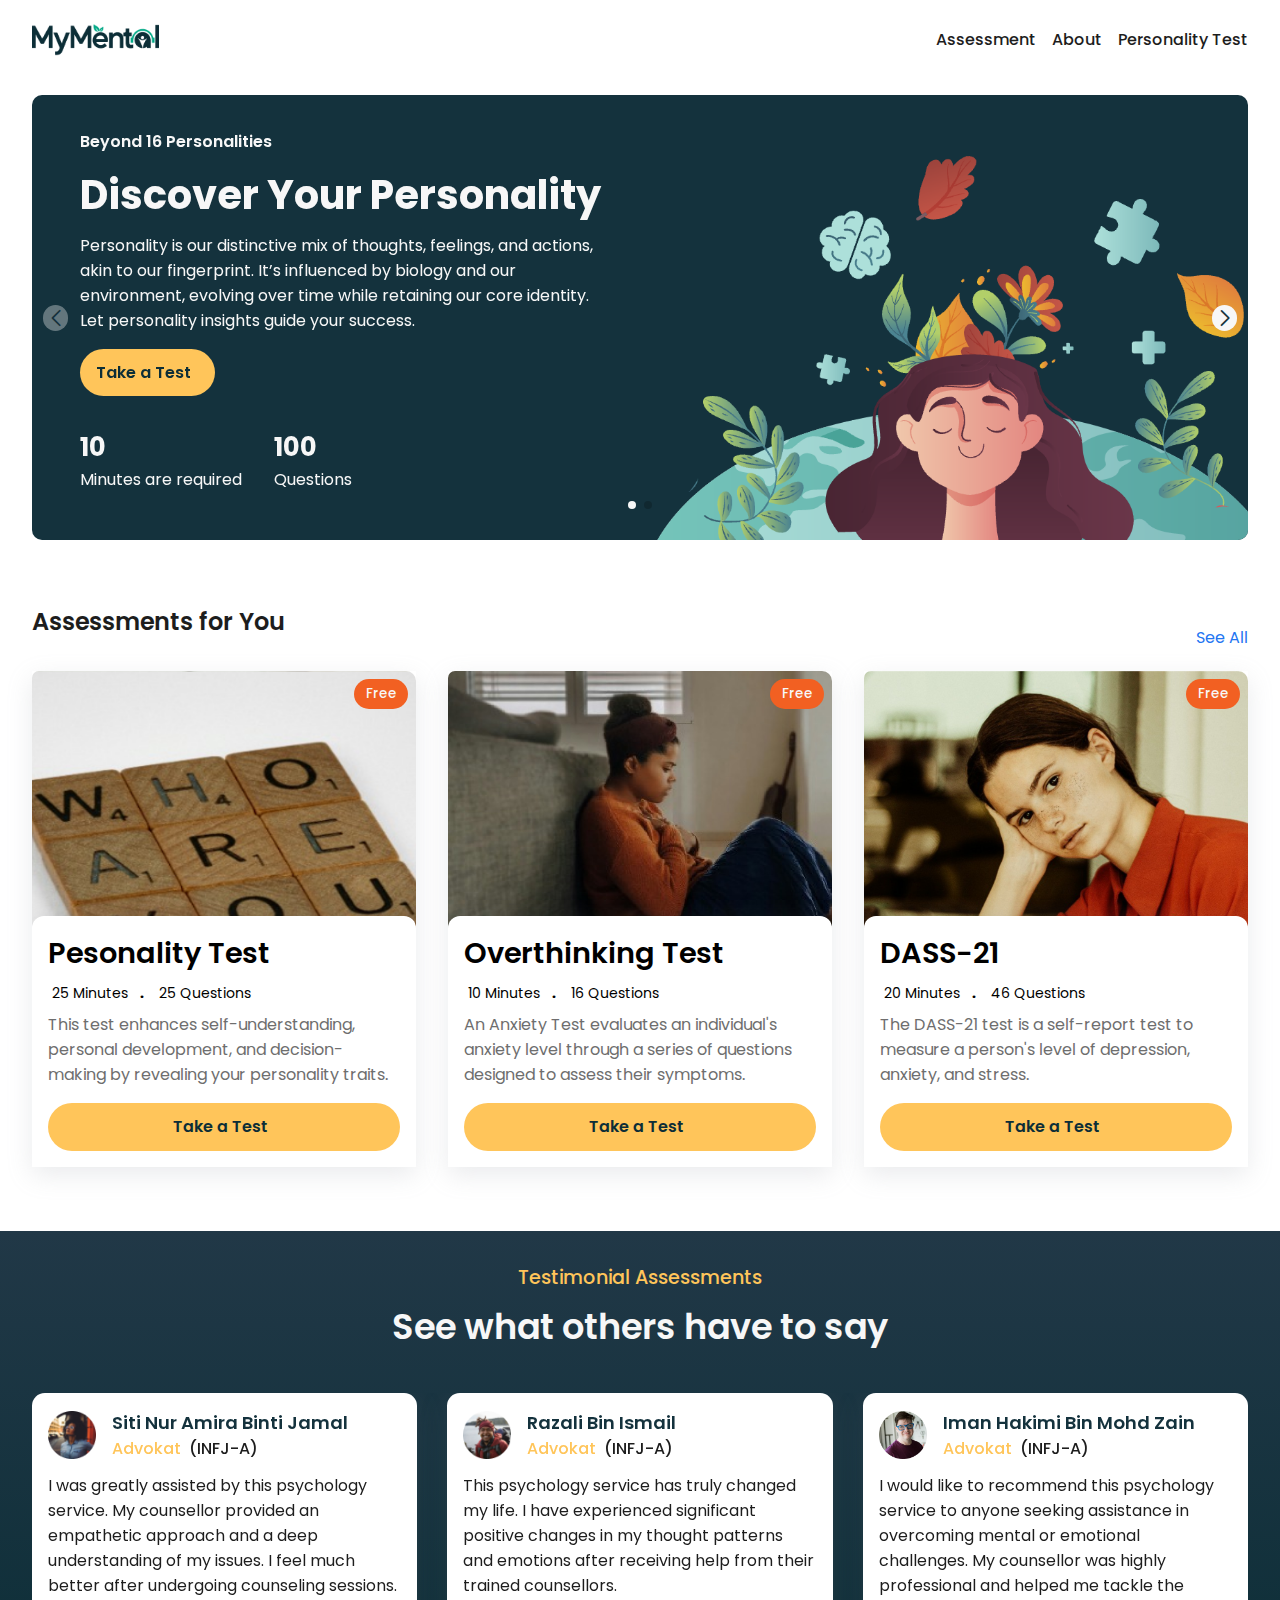
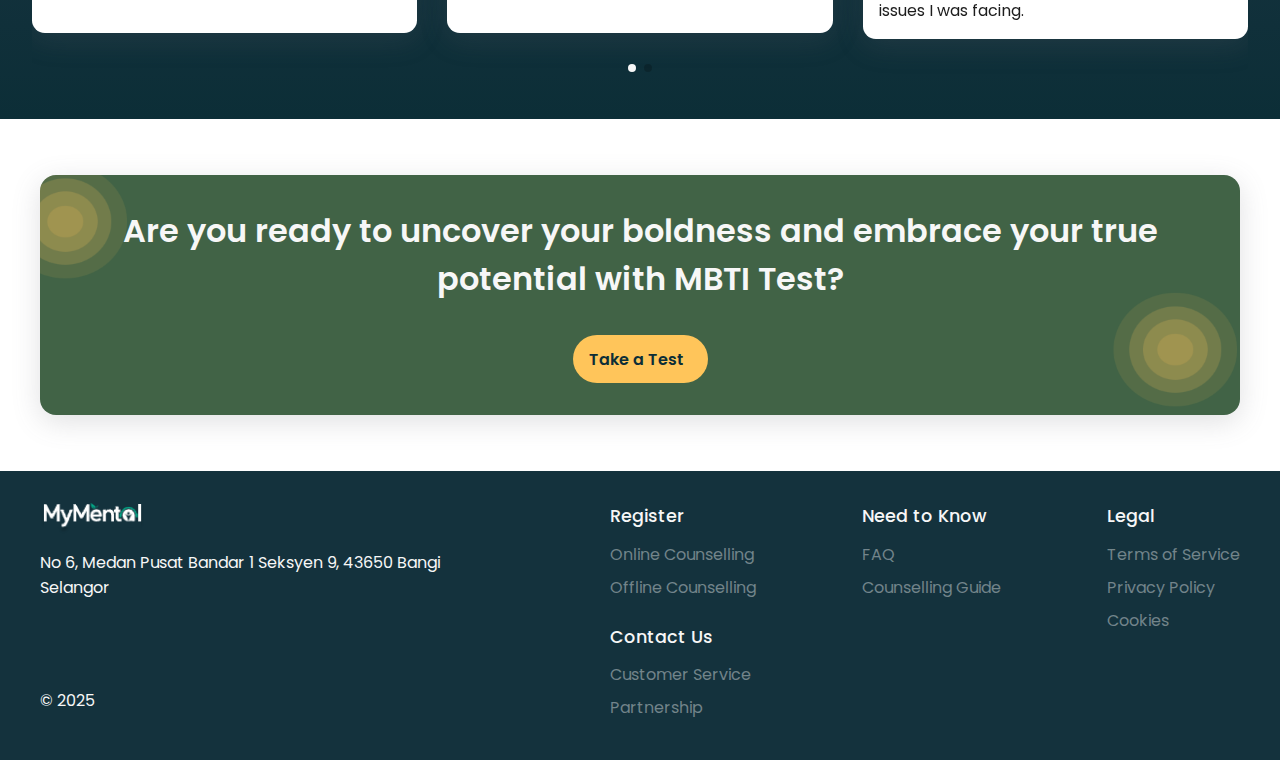
<file: index.html>
<!DOCTYPE html>
<html lang="en">

<head>
    <meta charset="UTF-8">
    <meta name="viewport" content="width=device-width, initial-scale=1.0">
    <link rel="stylesheet" href="https://cdnjs.cloudflare.com/ajax/libs/font-awesome/6.6.0/css/all.min.css"
        integrity="sha512-Kc323vGBEqzTmouAECnVceyQqyqdsSiqLQISBL29aUW4U/M7pSPA/gEUZQqv1cwx4OnYxTxve5UMg5GT6L4JJg=="
        crossorigin="anonymous" referrerpolicy="no-referrer" />
    <link rel="stylesheet" href="./css/index.css">
    <link rel="stylesheet" href="https://cdn.jsdelivr.net/npm/swiper@11/swiper-bundle.min.css" />
    <title>My Mental</title>
</head>

<body>
    <nav>
        <a href="./index.html"><img src="./Assets/Global/logo.png" loading="eager" alt="logo"></a>
        <ul>
            <li><a href="./assessment.html">Assessment</a></li>
            <li><a href="./about.html">About</a></li>
            <li><a href="./personalitytest.html">Personality Test</a></li>
        </ul>
        <i id="Nab-bar" class="fa-solid fa-bars"></i>
    </nav>

    <!-- responsiveNav -->

    <div class="nav-responsive" id="nav-responsive">
        <div class="main">
            <a href=""><img src="./Assets/Global/logo.png" alt=""></a>
            <ul>
                <li><a href="./assessment.html">Assessment</a></li>
                <li><a href="./about.html">About</a></li>
                <li><a href="./personalitytest.html">Personality Test</a></li>
            </ul>
            <i class="fa-solid fa-xmark" id="closeIcon"></i>
        </div>
    </div>

    <div class="section1">
        <div class="swiper mySwiper">
            <div class="swiper-wrapper">
                <div class="swiper-slide">
                    <div class="left">
                        <h2>Beyond 16 Personalities</h2>
                        <h1>Discover Your Personality</h1>
                        <p>Personality is our distinctive mix of thoughts, feelings, and actions, akin to our
                            fingerprint. It’s influenced by biology and our environment, evolving over time while
                            retaining our core identity. Let personality insights guide your success.</p>
                        <button>Take a Test <i class="fa-solid fa-arrow-right"></i></button>
                        <div class="numbers">
                            <div class="first">
                                <h3>10</h3>
                                <p>Minutes are required</p>
                            </div>
                            <div class="second">
                                <h3>100</h3>
                                <p>Questions</p>
                            </div>
                        </div>
                    </div>
                    <img src="./Assets/Home/banner1.png" alt="banner">
                </div>
                <div class="swiper-slide swiper-slide-second">
                    <div class="left">
                        <h2>Discover your</h2>
                        <h1>Overthinking (Rumination)</h1>
                        <p>Overthinking, or rumination, is the repetitive focus on negative thoughts. Understanding this
                            tendency can help you break the cycle and achieve mental clarity. Let these insights guide
                            you to a healthier mindset and greater success.</p>
                        <button>Take a Test <i class="fa-solid fa-arrow-right"></i></button>
                        <div class="numbers">
                            <div class="first">
                                <h3>8</h3>
                                <p>Minutes are required</p>
                            </div>
                            <div class="second">
                                <h3>87</h3>
                                <p>Questions</p>
                            </div>
                        </div>
                    </div>
                    <img src="./Assets/Home/banner2.png" alt="banner">
                </div>
            </div>
            <div style="margin-bottom: 1rem;" class="swiper-pagination"></div>
            <div class="swiper-button-next"></div>
            <div class="swiper-button-prev"></div>
        </div>
    </div>

    <!-- Assessments for You -->

    <div class="assessments">
        <div style="display: flex;justify-content: space-between;align-items: center;">
            <p>Assessments for You</p>
            <a href="./assessment.html" style="color: #2275f2;">See All</a>
        </div>
        <div class="cards">
            <div class="card">
                <button class="free">Free</button>
                <img src="./Assets/Home/card1.png" alt="">
                <div class="content">
                    <h2>Pesonality Test</h2>
                    <div class="mix">
                        <i class="fa-regular fa-clock"></i> &nbsp;25 Minutes <span
                            style="padding: 0 .5rem; font-weight: bolder;"> . </span> <i class="fa-solid fa-check"></i>
                        &nbsp;25 Questions
                    </div>
                    <p>This test enhances self-understanding, personal development, and decision-making by revealing
                        your
                        personality traits.</p>
                    <button>Take a Test <i class="fa-solid fa-arrow-right"></i></button>
                </div>
            </div>
            <div class="card">
                <button class="free">Free</button>
                <img src="./Assets/Home/card7.png" alt="">
                <div class="content">
                    <h2>Overthinking Test</h2>
                    <div class="mix">
                        <i class="fa-regular fa-clock"></i> &nbsp;10 Minutes <span
                            style="padding: 0 .5rem; font-weight: bolder;"> . </span> <i class="fa-solid fa-check"></i>
                        &nbsp;16 Questions
                    </div>
                    <p>An Anxiety Test evaluates an individual's anxiety level through a series of questions designed to
                        assess their symptoms.</p>
                    <button>Take a Test <i class="fa-solid fa-arrow-right"></i></button>
                </div>
            </div>
            <div class="card">
                <button class="free">Free</button>
                <img src="./Assets/Home/card8.png" alt="">
                <div class="content">
                    <h2>DASS-21</h2>
                    <div class="mix">
                        <i class="fa-regular fa-clock"></i> &nbsp;20 Minutes <span
                            style="padding: 0 .5rem; font-weight: bolder;"> . </span> <i class="fa-solid fa-check"></i>
                        &nbsp;46 Questions
                    </div>
                    <p>The DASS-21 test is a self-report test to measure a person's level of depression, anxiety, and
                        stress.</p>
                    <button>Take a Test <i class="fa-solid fa-arrow-right"></i></button>
                </div>
            </div>

        </div>
    </div>

    <!-- Testimonial Assessments -->

    <div class="testimonial">
        <h3>Testimonial Assessments</h3>
        <h2>See what others have to say</h2>
        <div class="main">
            <div class="swiper mySwiper2">
                <div class="swiper-wrapper">
                    <div class="swiper-slide">
                        <div class="card">
                            <div class="top">
                                <img src="./Assets/Home/person1.png" alt="">
                                <div class="content">
                                    <h3>Siti Nur Amira Binti Jamal</h3>
                                    <p><span>Advokat</span>(INFJ-A)</p>
                                </div>
                            </div>
                            <p>I was greatly assisted by this psychology service. My counsellor provided an empathetic
                                approach and a deep understanding of my issues. I feel much better after undergoing
                                counseling sessions.</p>
                        </div>
                    </div>
                    <div class="swiper-slide">
                        <div class="card">
                            <div class="top">
                                <img src="./Assets/Home/person2.png" alt="">
                                <div class="content">
                                    <h3>Razali Bin Ismail</h3>
                                    <p><span>Advokat</span>(INFJ-A)</p>
                                </div>
                            </div>
                            <p>This psychology service has truly changed my life. I have experienced significant
                                positive changes in my thought patterns and emotions after receiving help from their
                                trained counsellors.</p>
                        </div>
                    </div>
                    <div class="swiper-slide">
                        <div class="card">
                            <div class="top">
                                <img src="./Assets/Home/person3.png" alt="">
                                <div class="content">
                                    <h3>Iman Hakimi Bin Mohd Zain</h3>
                                    <p><span>Advokat</span>(INFJ-A)</p>
                                </div>
                            </div>
                            <p>I would like to recommend this psychology service to anyone seeking assistance in
                                overcoming mental or emotional challenges. My counsellor was highly professional and
                                helped me tackle the issues I was facing.</p>
                        </div>
                    </div>
                    <div class="swiper-slide">
                        <div class="card">
                            <div class="top">
                                <img src="./Assets/Home/person4.png" alt="">
                                <div class="content">
                                    <h3>Nurul Huda Binti Azman</h3>
                                    <p><span>Advokat</span>(INFJ-A)</p>
                                </div>
                            </div>
                            <p>I feel incredibly grateful to have found this psychology service. With the support and
                                guidance from my counsellor, I have been able to overcome the anxiety and depression
                                that have plagued my life for years. Thank you for your help!</p>
                        </div>
                    </div>
                </div>
                <div style="height: 3rem; width: 100%;"></div>
                <div class="swiper-pagination"></div>
                <!-- <div class="btnSwiper">
                    <div class="swiper-button-next"></div>
                    <div class="swiper-button-prev"></div>
                </div> -->
            </div>
        </div>
    </div>

    <!-- Are you ready to uncover your boldness and embrace your true potential with MBTI Test? -->

    <div class="areyouready">
        <div class="main">
            <img id="img1" src="./Assets/Home/areYouready.png" alt="">
            <img id="img2" src="./Assets/Home/areYouready.png" alt="">
            <h2>
                Are you ready to uncover your boldness and embrace your true potential with MBTI Test?
            </h2>
            <div class="" style="display: flex;justify-content: center;">
                <button>Take a Test <i class="fa-solid fa-arrow-right"></i></button>
            </div>
        </div>
    </div>
    <footer>
        <div class="footerMain">
            <div class="footerContainer">
                <a href="./index.html"><img src="./Assets/Global/whiteLogo.png" alt=""></a>
                <p>No 6, Medan Pusat Bandar 1 Seksyen 9, 43650 Bangi Selangor</p>
                <div style="height: 3rem;width: 100%;"></div>
                <div class="links">
                    <a href=""><i class="fa-brands fa-facebook"></i></a>
                    <a href=""><i class="fa-brands fa-instagram"></i></a>
                    <a href=""><i class="fa-brands fa-x-twitter"></i></a>
                    <a href=""><i class="fa-brands fa-tiktok"></i></a>
                    <a href=""><i class="fa-brands fa-youtube"></i></a>
                </div>
                <div style="height: 2rem;width: 100%;"></div>
                <p>© 2025</p>
            </div>
            <div class="f">
                <h2>Register</h2>
                <a href="#">Online Counselling</a>
                <a href="#">Offline Counselling</a>
                <h2 style="margin-top: 1rem;">Contact Us</h2>
                <a href="#">Customer Service</a>
                <a href="#">Partnership</a>
            </div>
            <div class="s">
                <h2>Need to Know</h2>
                <a href="#">FAQ</a>
                <a href="#">Counselling Guide</a>
            </div>
            <div class="s">
                <h2>Legal</h2>
                <a href="#">Terms of Service</a>
                <a href="#">Privacy Policy</a>
                <a href="#">Cookies</a>
            </div>
        </div>
    </footer>

</body>

<script>
    const navbarIcon = document.getElementById('Nab-bar');
    const navResponsive = document.getElementById('nav-responsive');
    const closeIcon = document.getElementById('closeIcon');


    navbarIcon.addEventListener('click', () => {
        navResponsive.classList.toggle("nav-responsive-close")
    })
    closeIcon.addEventListener('click', () => {
        navResponsive.classList.remove("nav-responsive-close")
    })
</script>

<script src="https://cdn.jsdelivr.net/npm/swiper@11/swiper-bundle.min.js"></script>

<script>
    var swiper = new Swiper(".mySwiper", {
        navigation: {
            nextEl: ".swiper-button-next",
            prevEl: ".swiper-button-prev",
        },
        pagination: {
            el: ".swiper-pagination",
        },
        autoplay: {
            delay: 5000,
            disableOnInteraction: false,
        },
    });

    var swiper = new Swiper(".mySwiper2", {
        slidesPerView: 3,
        spaceBetween: 30,
        pagination: {
            el: ".swiper-pagination",
            clickable: true,
        },
        navigation: {
            nextEl: ".swiper-button-next",
            prevEl: ".swiper-button-prev",
        },
        autoplay: {
            delay: 5000,
            disableOnInteraction: false,
        },
        breakpoints: {
            850: {
                slidesPerView: 3,
            },
            650: {
                slidesPerView: 2,
            },
            0: {
                slidesPerView: 1,
            }
        }
    });

</script>

</html>
</file>
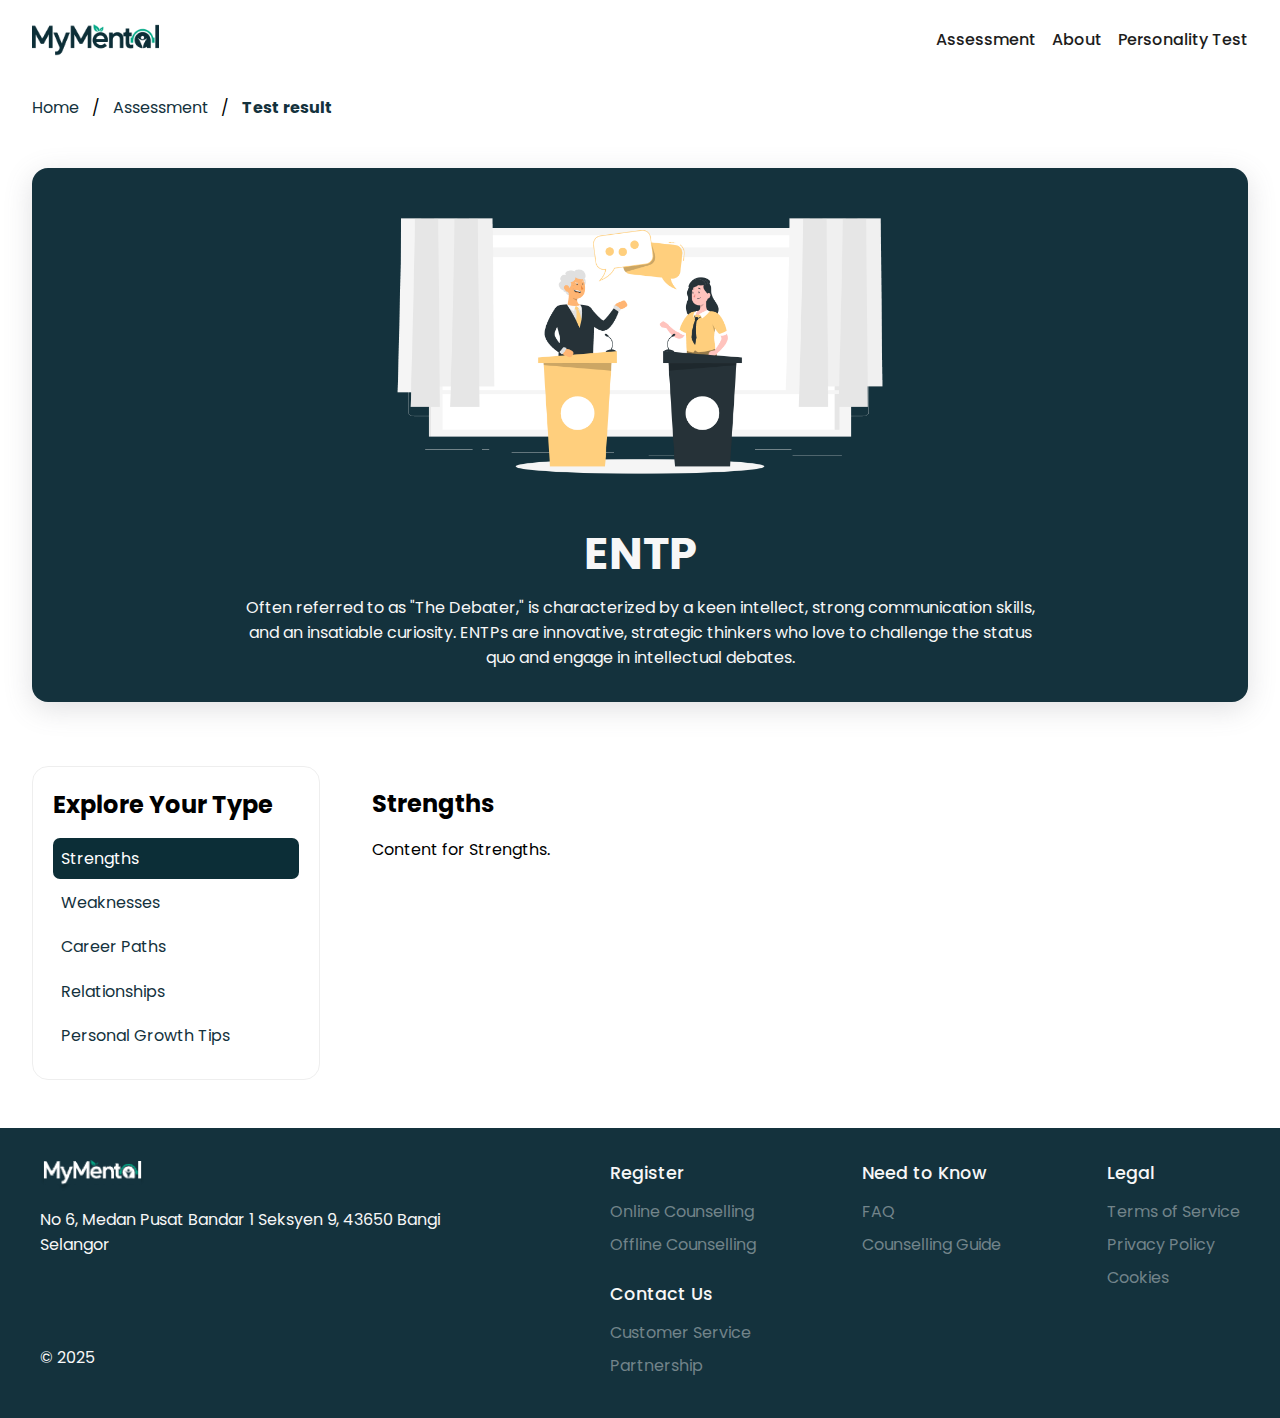
<file: about.html>
<!DOCTYPE html>
<html lang="en">

<head>
    <meta charset="UTF-8">
    <meta name="viewport" content="width=device-width, initial-scale=1.0">
    <link rel="stylesheet" href="https://cdnjs.cloudflare.com/ajax/libs/font-awesome/6.6.0/css/all.min.css"
        integrity="sha512-Kc323vGBEqzTmouAECnVceyQqyqdsSiqLQISBL29aUW4U/M7pSPA/gEUZQqv1cwx4OnYxTxve5UMg5GT6L4JJg=="
        crossorigin="anonymous" referrerpolicy="no-referrer" />
    <link rel="stylesheet" href="./css/about.css">
    <link rel="stylesheet" href="https://cdn.jsdelivr.net/npm/swiper@11/swiper-bundle.min.css" />
    <title>My Mental</title>
</head>

<body>
    <nav>
        <a href="./index.html"><img src="./Assets/Global/logo.png" loading="eager" alt="logo"></a>
        <ul>
            <li><a href="./assessment.html">Assessment</a></li>
            <li><a href="./about.html">About</a></li>
            <li><a href="./personalitytest.html">Personality Test</a></li>
        </ul>
        <i id="Nab-bar" class="fa-solid fa-bars"></i>
    </nav>

    <!-- responsiveNav -->

    <div class="nav-responsive" id="nav-responsive">
        <div class="main">
            <a href=""><img src="./Assets/Global/logo.png" alt=""></a>
            <ul>
                <li><a href="./assessment.html">Assessment</a></li>
                <li><a href="./about.html">About</a></li>
                <li><a href="./personalitytest.html">Personality Test</a></li>
            </ul>
            <i class="fa-solid fa-xmark" id="closeIcon"></i>
        </div>
    </div>

    <!-- ========================== -->

    <div class="top">
        <a href="./index.html">Home</a> /
        <a href="./assessment.html">Assessment</a> /
        <a href="./testReasult.html">Test result</a>
    </div>

    <div class="resultTest">
        <img src="./Assets/resultTest/resultTest.png" alt="">
        <h1>ENTP</h1>
        <p>Often referred to as "The Debater," is characterized by a keen intellect, strong communication skills, and an
            insatiable curiosity. ENTPs are innovative, strategic thinkers who love to challenge the status quo and
            engage in intellectual debates.</p>
    </div>

    <div class="container">
        <div class="sidebar">
            <h2>Explore Your Type</h2>
            <div id="dropdown-menu" class="custom-dropdown-menu">
                <button id="dropdown-button" class="dropdown-button">
                    <i class="fa-solid fa-caret-down"></i>
                    Strengths
                </button>
                <ul class="dropdown-list">
                    <li class="active" data-tab="strengths">Strengths</li>
                    <li data-tab="weaknesses">Weaknesses</li>
                    <li data-tab="career">Career Paths</li>
                    <li data-tab="relationships">Relationships</li>
                    <li data-tab="growth">Personal Growth Tips</li>
                </ul>
            </div>

            <ul>
                <li class="active"><a href="#" class="tab-link" data-tab="strengths">Strengths</a></li>
                <li><a href="#" class="tab-link" data-tab="weaknesses">Weaknesses</a></li>
                <li><a href="#" class="tab-link" data-tab="career">Career Paths</a></li>
                <li><a href="#" class="tab-link" data-tab="relationships">Relationships</a></li>
                <li><a href="#" class="tab-link" data-tab="growth">Personal Growth Tips</a></li>
            </ul>
        </div>
        <div class="content">
            <div id="strengths" class="tab-content active">
                <h2>Strengths</h2>
                <p>Content for Strengths.</p>
            </div>
            <div id="weaknesses" class="tab-content">
                <h2>Weaknesses</h2>
                <ol>
                    <li>
                        <strong>Inconsistency</strong><br>
                        ENTPs may struggle to maintain interest in a single project or idea for an extended period. They
                        are easily distracted by new and exciting opportunities, leading to unfinished ventures.
                    </li>
                    <li>
                        <strong>Insensitive to Others' Feelings</strong><br>
                        Focused on logic and analysis, ENTPs may overlook or disregard the emotions of others in social
                        interactions. This can lead to unintentional insensitivity and conflicts in relationships.
                    </li>
                    <li>
                        <strong>Prone to Boredom</strong><br>
                        Due to their constant need for intellectual stimulation, ENTPs may become bored with routine
                        tasks and mundane activities. They thrive on novelty and may struggle in repetitive
                        environments.
                    </li>
                    <li>
                        <strong>Rebellion Against Structure and Rules</strong><br>
                        ENTPs resist being confined by rigid rules and structures, preferring freedom and autonomy in
                        their pursuits. They may struggle in highly regimented or hierarchical environments.
                    </li>
                </ol>
            </div>
            <div id="career" class="tab-content">
                <h2>Career Paths</h2>
                <p>Content for Career Paths.</p>
            </div>
            <div id="relationships" class="tab-content">
                <h2>Relationships</h2>
                <p>Content for Relationships.</p>
            </div>
            <div id="growth" class="tab-content">
                <h2>Personal Growth Tips</h2>
                <p>Content for Personal Growth Tips.</p>
            </div>
        </div>
    </div>



    <!-- ========================== -->


    <footer>
        <div class="footerMain">
            <div class="footerContainer">
                <a href="./index.html"><img src="./Assets/Global/whiteLogo.png" alt=""></a>
                <p>No 6, Medan Pusat Bandar 1 Seksyen 9, 43650 Bangi Selangor</p>
                <div style="height: 3rem;width: 100%;"></div>
                <div class="links">
                    <a href=""><i class="fa-brands fa-facebook"></i></a>
                    <a href=""><i class="fa-brands fa-instagram"></i></a>
                    <a href=""><i class="fa-brands fa-x-twitter"></i></a>
                    <a href=""><i class="fa-brands fa-tiktok"></i></a>
                    <a href=""><i class="fa-brands fa-youtube"></i></a>
                </div>
                <div style="height: 2rem;width: 100%;"></div>
                <p>© 2025</p>
            </div>
            <div class="f">
                <h2>Register</h2>
                <a href="#">Online Counselling</a>
                <a href="#">Offline Counselling</a>
                <h2 style="margin-top: 1rem;">Contact Us</h2>
                <a href="#">Customer Service</a>
                <a href="#">Partnership</a>
            </div>
            <div class="s">
                <h2>Need to Know</h2>
                <a href="#">FAQ</a>
                <a href="#">Counselling Guide</a>
            </div>
            <div class="s">
                <h2>Legal</h2>
                <a href="#">Terms of Service</a>
                <a href="#">Privacy Policy</a>
                <a href="#">Cookies</a>
            </div>
        </div>
    </footer>

</body>

<script>
    const navbarIcon = document.getElementById('Nab-bar');
    const navResponsive = document.getElementById('nav-responsive');
    const closeIcon = document.getElementById('closeIcon');


    navbarIcon.addEventListener('click', () => {
        navResponsive.classList.toggle("nav-responsive-close")
    })
    closeIcon.addEventListener('click', () => {
        navResponsive.classList.remove("nav-responsive-close")
    })

    document.addEventListener('DOMContentLoaded', function () {
        const tabLinks = document.querySelectorAll('.tab-link');
        const tabContents = document.querySelectorAll('.tab-content');
        const dropdownButton = document.getElementById('dropdown-button');
        const dropdownList = document.querySelector('.dropdown-list');
        const dropdownItems = document.querySelectorAll('.dropdown-list li');

        tabLinks.forEach(link => {
            link.addEventListener('click', function (event) {
                event.preventDefault();

                tabLinks.forEach(link => link.classList.remove('active'));
                tabLinks.forEach(link => link.parentElement.classList.remove('active'));

                this.classList.add('active');
                this.parentElement.classList.add('active');

                const target = this.getAttribute('data-tab');
                tabContents.forEach(content => content.classList.remove('active'));
                document.getElementById(target).classList.add('active');
            });
        });

        dropdownButton.addEventListener('click', function () {
            dropdownList.style.display = dropdownList.style.display === 'block' ? 'none' : 'block';
        });

        document.addEventListener('click', function (event) {
            if (!event.target.closest('.custom-dropdown-menu')) {
                dropdownList.style.display = 'none';
            }
        });

        dropdownItems.forEach(item => {
            item.addEventListener('click', function () {
                dropdownButton.innerHTML = `<i class="fa-solid fa-caret-down"></i> ${this.textContent}`;

                dropdownItems.forEach(item => item.classList.remove('active'));
                this.classList.add('active');

                const selectedTab = this.getAttribute('data-tab');
                tabLinks.forEach(tab => {
                    if (tab.dataset.tab === selectedTab) {
                        tab.parentElement.classList.add('active');
                        tab.classList.add('active');
                    } else {
                        tab.parentElement.classList.remove('active');
                        tab.classList.remove('active');
                    }
                });

                const tabContents = document.querySelectorAll('.tab-content');
                tabContents.forEach(content => content.classList.remove('active'));
                document.getElementById(selectedTab).classList.add('active');

                dropdownList.style.display = 'none'; // Close dropdown after selection
            });
        });

        // Set the first tab as active by default
        dropdownItems[0].classList.add('active');
        dropdownButton.innerHTML = `<i class="fa-solid fa-caret-down"></i> ${dropdownItems[0].textContent}`;
    });



</script>

</html>
</file>
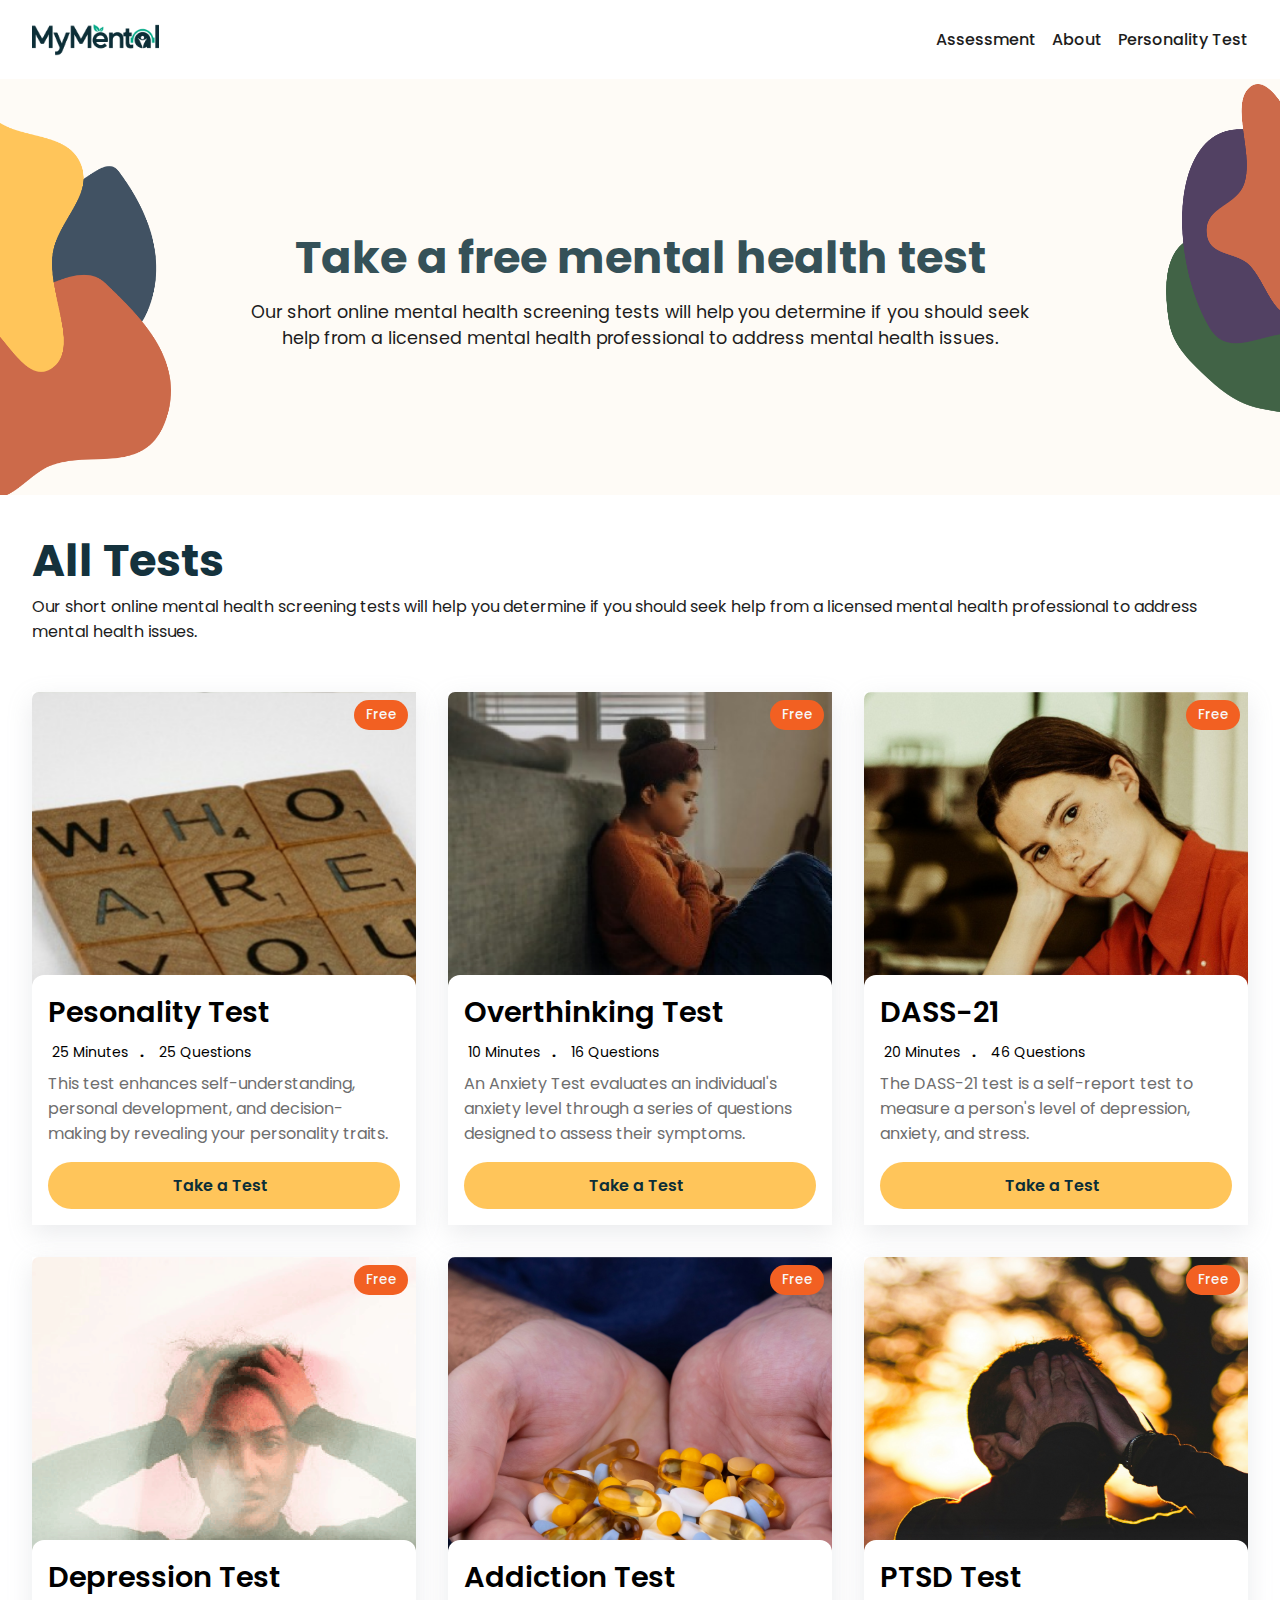
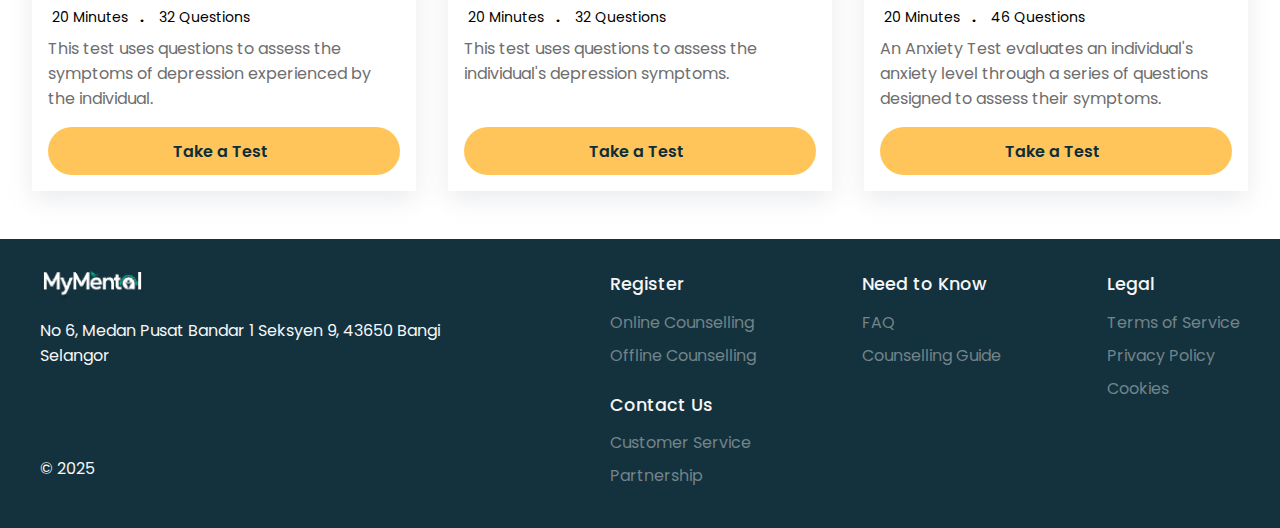
<file: assessment.html>
<!DOCTYPE html>
<html lang="en">

<head>
    <meta charset="UTF-8">
    <meta name="viewport" content="width=device-width, initial-scale=1.0">
    <link rel="stylesheet" href="https://cdnjs.cloudflare.com/ajax/libs/font-awesome/6.6.0/css/all.min.css"
        integrity="sha512-Kc323vGBEqzTmouAECnVceyQqyqdsSiqLQISBL29aUW4U/M7pSPA/gEUZQqv1cwx4OnYxTxve5UMg5GT6L4JJg=="
        crossorigin="anonymous" referrerpolicy="no-referrer" />
    <link rel="stylesheet" href="./css/assessment.css">
    <link rel="stylesheet" href="https://cdn.jsdelivr.net/npm/swiper@11/swiper-bundle.min.css" />
    <title>My Mental</title>
</head>

<body>
    <nav>
        <a href="./index.html"><img src="./Assets/Global/logo.png" loading="eager" alt="logo"></a>
        <ul>
            <li><a href="./assessment.html">Assessment</a></li>
            <li><a href="./about.html">About</a></li>
            <li><a href="./personalitytest.html">Personality Test</a></li>
        </ul>
        <i id="Nab-bar" class="fa-solid fa-bars"></i>
    </nav>

    <!-- responsiveNav -->

    <div class="nav-responsive" id="nav-responsive">
        <div class="main">
            <a href=""><img src="./Assets/Global/logo.png" alt=""></a>
            <ul>
                <li><a href="./assessment.html">Assessment</a></li>
                <li><a href="./about.html">About</a></li>
                <li><a href="./personalitytest.html">Personality Test</a></li>
            </ul>
            <i class="fa-solid fa-xmark" id="closeIcon"></i>
        </div>
    </div>

    <div class="section1">
        <img id="img1" src="./Assets/Assessment/Group1.png" alt="">
        <img id="img2" src="./Assets/Assessment/Group2.png" alt="">
        <h1>Take a free mental health test</h1>
        <p>Our short online mental health screening tests will help you determine if you should seek help from a
            licensed mental health professional to address mental health issues.</p>
    </div>



    <!-- Assessments for You -->

    <div class="assessments">
        <h1>All Tests</h1>
        <P>Our short online mental health screening tests will help you determine if you should seek help from a
            licensed mental health professional to address mental health issues.</P>
        <div class="cards">
            <div class="card">
                <button class="free">Free</button>
                <img src="./Assets/Home/card1.png" alt="">
                <div class="content">
                    <h2>Pesonality Test</h2>
                    <div class="mix">
                        <i class="fa-regular fa-clock"></i> &nbsp;25 Minutes <span
                            style="padding: 0 .5rem; font-weight: bolder;"> . </span> <i class="fa-solid fa-check"></i>
                        &nbsp;25 Questions
                    </div>
                    <p>This test enhances self-understanding, personal development, and decision-making by revealing
                        your
                        personality traits.</p>
                    <button>Take a Test <i class="fa-solid fa-arrow-right"></i></button>
                </div>
            </div>
            <div class="card">
                <button class="free">Free</button>
                <img src="./Assets/Home/card7.png" alt="">
                <div class="content">
                    <h2>Overthinking Test</h2>
                    <div class="mix">
                        <i class="fa-regular fa-clock"></i> &nbsp;10 Minutes <span
                            style="padding: 0 .5rem; font-weight: bolder;"> . </span> <i class="fa-solid fa-check"></i>
                        &nbsp;16 Questions
                    </div>
                    <p>An Anxiety Test evaluates an individual's anxiety level through a series of questions designed to
                        assess their symptoms.</p>
                    <button>Take a Test <i class="fa-solid fa-arrow-right"></i></button>
                </div>
            </div>
            <div class="card">
                <button class="free">Free</button>
                <img src="./Assets/Home/card8.png" alt="">
                <div class="content">
                    <h2>DASS-21</h2>
                    <div class="mix">
                        <i class="fa-regular fa-clock"></i> &nbsp;20 Minutes <span
                            style="padding: 0 .5rem; font-weight: bolder;"> . </span> <i class="fa-solid fa-check"></i>
                        &nbsp;46 Questions
                    </div>
                    <p>The DASS-21 test is a self-report test to measure a person's level of depression, anxiety, and
                        stress.</p>
                    <button>Take a Test <i class="fa-solid fa-arrow-right"></i></button>
                </div>
            </div>
            <div class="card">
                <button class="free">Free</button>
                <img src="./Assets/Home/card6.png" alt="">
                <div class="content">
                    <h2>Depression Test</h2>
                    <div class="mix">
                        <i class="fa-regular fa-clock"></i> &nbsp;20 Minutes <span
                            style="padding: 0 .5rem; font-weight: bolder;"> . </span> <i class="fa-solid fa-check"></i>
                        &nbsp;32 Questions
                    </div>
                    <p>This test uses questions to assess the symptoms of depression experienced by the individual.</p>
                    <button>Take a Test <i class="fa-solid fa-arrow-right"></i></button>
                </div>
            </div>
            <div class="card">
                <button class="free">Free</button>
                <img src="./Assets/Home/card4.png" alt="">
                <div class="content">
                    <h2>Addiction Test</h2>
                    <div class="mix">
                        <i class="fa-regular fa-clock"></i> &nbsp;20 Minutes <span
                            style="padding: 0 .5rem; font-weight: bolder;"> . </span> <i class="fa-solid fa-check"></i>
                        &nbsp;32 Questions
                    </div>
                    <p>This test uses questions to assess the individual's depression symptoms. &nbsp;&nbsp;&nbsp;&nbsp;&nbsp;&nbsp;&nbsp;&nbsp;&nbsp;&nbsp;&nbsp;&nbsp;&nbsp;&nbsp;&nbsp;&nbsp;&nbsp;&nbsp;&nbsp;&nbsp;&nbsp;&nbsp;&nbsp;</p>
                    <button>Take a Test <i class="fa-solid fa-arrow-right"></i></button>
                </div>
            </div>
            <div class="card">
                <button class="free">Free</button>
                <img src="./Assets/Home/card5.png" alt="">
                <div class="content">
                    <h2>PTSD Test</h2>
                    <div class="mix">
                        <i class="fa-regular fa-clock"></i> &nbsp;20 Minutes <span
                            style="padding: 0 .5rem; font-weight: bolder;"> . </span> <i class="fa-solid fa-check"></i>
                        &nbsp;46 Questions
                    </div>
                    <p>An Anxiety Test evaluates an individual's anxiety level through a series of questions designed to
                        assess their symptoms.</p>
                    <button>Take a Test <i class="fa-solid fa-arrow-right"></i></button>
                </div>
            </div>
        </div>
    </div>

    <footer>
        <div class="footerMain">
            <div class="footerContainer">
                <a href="./index.html"><img src="./Assets/Global/whiteLogo.png" alt=""></a>
                <p>No 6, Medan Pusat Bandar 1 Seksyen 9, 43650 Bangi Selangor</p>
                <div style="height: 3rem;width: 100%;"></div>
                <div class="links">
                    <a href=""><i class="fa-brands fa-facebook"></i></a>
                    <a href=""><i class="fa-brands fa-instagram"></i></a>
                    <a href=""><i class="fa-brands fa-x-twitter"></i></a>
                    <a href=""><i class="fa-brands fa-tiktok"></i></a>
                    <a href=""><i class="fa-brands fa-youtube"></i></a>
                </div>
                <div style="height: 2rem;width: 100%;"></div>
                <p>© 2025</p>
            </div>
            <div class="f">
                <h2>Register</h2>
                <a href="#">Online Counselling</a>
                <a href="#">Offline Counselling</a>
                <h2 style="margin-top: 1rem;">Contact Us</h2>
                <a href="#">Customer Service</a>
                <a href="#">Partnership</a>
            </div>
            <div class="s">
                <h2>Need to Know</h2>
                <a href="#">FAQ</a>
                <a href="#">Counselling Guide</a>
            </div>
            <div class="s">
                <h2>Legal</h2>
                <a href="#">Terms of Service</a>
                <a href="#">Privacy Policy</a>
                <a href="#">Cookies</a>
            </div>
        </div>
    </footer>

</body>

<script>
    const navbarIcon = document.getElementById('Nab-bar');
    const navResponsive = document.getElementById('nav-responsive');
    const closeIcon = document.getElementById('closeIcon');


    navbarIcon.addEventListener('click', () => {
        navResponsive.classList.toggle("nav-responsive-close")
    })
    closeIcon.addEventListener('click', () => {
        navResponsive.classList.remove("nav-responsive-close")
    })
</script>

</html>
</file>
<file: css/index.css>
@import url('https://fonts.googleapis.com/css2?family=Poppins:ital,wght@0,100;0,200;0,300;0,400;0,500;0,600;0,700;0,800;0,900;1,100;1,200;1,300;1,400;1,500;1,600;1,700;1,800;1,900&display=swap');

* {
    margin: 0;
    padding: 0;
    -webkit-box-sizing: border-box;
    box-sizing: border-box;
    outline: none;
    font-family: Poppins, sans-serif;
    scroll-behavior: smooth;
    text-decoration: none;
}

body {
    -webkit-animation: fadeIn 1s;
    animation: fadeIn 1s;
}

:root {
    --black-color: #1d1d1d;
    --white-color: #f7f7f7;
    --darkBlue-color: #0c2e37;
    --lightBlue-color: #14323d;
    --yellow-color: #ffc55a;
    --green-color: #416346;
}

nav {
    display: -webkit-box;
    display: -ms-flexbox;
    display: flex;
    -webkit-box-pack: justify;
    -ms-flex-pack: justify;
    justify-content: space-between;
    -webkit-box-align: center;
    -ms-flex-align: center;
    align-items: center;
    padding: 1rem 2rem;
}

nav img {
    margin-top: 0.5rem;
    height: 2rem;
}

nav ul {
    display: -webkit-box;
    display: -ms-flexbox;
    display: flex;
    gap: 1rem;
    list-style: none;
}

nav ul li a {
    text-decoration: none;
    color: var(--black-color);
    font-weight: 500;
    position: relative;
}

nav ul li a::before {
    content: '';
    width: 0%;
    height: 2px;
    background-color: var(--black-color);
    position: absolute;
    bottom: 0;
    left: 0;
    -webkit-transition: 200ms all;
    -o-transition: 200ms all;
    transition: 200ms all;
}

nav ul li a:hover::before {
    width: 100%;
}

nav .fa-solid {
    color: var(--white-color);
    font-size: 1.2rem;
    background-color: var(--darkBlue-color);
    padding: 0.55rem 0.7rem;
    border-radius: 5px;
    cursor: pointer;
    display: none;
    -webkit-transition: 200ms all;
    -o-transition: 200ms all;
    transition: 200ms all;
}

nav .fa-solid:hover {
    opacity: 0.9;
}

@media screen and (max-width: 600px) {
    nav .fa-solid {
        display: block;
    }

    nav ul {
        display: none;
    }
}

.nav-responsive {
    position: fixed;
    top: 0;
    left: 0;
    z-index: 999;
    background-color: #fff;
    height: 100vh;
    overflow: hidden;
    -webkit-transition: 200ms all;
    -o-transition: 200ms all;
    transition: 200ms all;
    max-width: 0rem;
    width: 100%;
}

.nav-responsive .main {
    border-right: 2px solid var(--black-color);
    padding: 1rem;
    height: 100vh;
}

.nav-responsive .main a img {
    margin-top: 2rem;
    height: 2rem;
}

.nav-responsive .main ul {
    list-style: none;
    padding-top: 2rem;
}

.nav-responsive .main ul li {
    padding: 0.3rem;
}

.nav-responsive .main ul li a {
    display: -webkit-box;
    display: -ms-flexbox;
    display: flex;
    width: 100%;
    padding: 0.6rem;
    text-decoration: none;
    -webkit-transition: 200ms all;
    -o-transition: 200ms all;
    transition: 200ms all;
    border-radius: 7px;
    color: var(--black-color);
}

.nav-responsive .main ul li a:hover {
    padding-left: 1.5rem;
}

.nav-responsive .main .fa-xmark {
    position: absolute;
    top: 2.4rem;
    font-size: 1.4rem;
    right: 2rem;
    cursor: pointer;
    padding: 0.2rem;
    color: var(--white-color);
    background-color: var(--black-color);
    padding: 0.4rem 0.6rem;
    border-radius: 5px;
}

.nav-responsive-close {
    max-width: 21rem;
}

/* banner============= */
@-webkit-keyframes fadeIn {
    0% {
        opacity: 0;
    }

    100% {
        opacity: 1;
    }
}

@keyframes fadeIn {
    0% {
        opacity: 0;
    }

    100% {
        opacity: 1;
    }
}

.swiper {
    width: 100%;
    height: 100%;
}

.swiper-slide {
    text-align: center;
    font-size: 18px;
    background: #fff;
    display: -webkit-box;
    display: -ms-flexbox;
    display: flex;
    -webkit-box-pack: center;
    -ms-flex-pack: center;
    justify-content: center;
    -webkit-box-align: center;
    -ms-flex-align: center;
    align-items: center;
}

.swiper-slide img {
    display: block;
    width: 100%;
    height: 100%;
    -o-object-fit: cover;
    object-fit: cover;
}

.swiper-button-next,
.swiper-button-prev {
    color: var(--lightBlue-color) !important;
}

.swiper-button-next:after,
.swiper-button-prev:after {
    background-color: var(--white-color);
    font-size: 1rem !important;
    border-radius: 50%;
    display: -webkit-box;
    display: -ms-flexbox;
    display: flex;
    -webkit-box-pack: center;
    -ms-flex-pack: center;
    justify-content: center;
    -webkit-box-align: center;
    -ms-flex-align: center;
    align-items: center;
    font-weight: bold;
    height: 1.6rem;
    width: 1.6rem;
}

.swiper-pagination-bullet-active {
    background-color: var(--white-color) !important;
}

.section1 {
    padding: 2rem;
    padding-top: 1rem;
}

.section1 .swiper-slide {
    overflow: hidden;
    border-radius: 10px;
    background-color: var(--lightBlue-color);
    display: -webkit-box;
    display: -ms-flexbox;
    display: flex;
    -webkit-box-pack: justify;
    -ms-flex-pack: justify;
    justify-content: space-between;
    -webkit-box-align: end;
    -ms-flex-align: end;
    align-items: end;
    /* max-width: 80rem; */
    width: 100%;
    margin: auto;
}

.section1 .swiper-slide .left {
    display: -webkit-inline-box;
    display: -ms-inline-flexbox;
    display: inline-flex;
    -webkit-box-pack: start;
    -ms-flex-pack: start;
    justify-content: start;
    -webkit-box-align: start;
    -ms-flex-align: start;
    align-items: start;
    -webkit-box-orient: vertical;
    -webkit-box-direction: normal;
    -ms-flex-direction: column;
    flex-direction: column;
    padding: 2rem 3rem;
}

.section1 .swiper-slide .left h2 {
    color: var(--white-color);
    font-family: Poppins;
    font-size: 1rem;
    font-weight: 600;
    line-height: 1.88rem;
    letter-spacing: 0%;
    text-align: left;
    -webkit-animation: up 2s;
    animation: up 2s;
}

.section1 .swiper-slide .left h1 {
    color: var(--white-color);
    font-size: clamp(1.5rem, -0.875rem + 8.333vw, 2.5rem);
    font-weight: 700;
    text-wrap: nowrap;
    letter-spacing: 0%;
    text-align: left;
    padding: 0.5rem 0;
    -webkit-animation: up 2s;
    animation: up 2s;
}

.section1 .swiper-slide .left p {
    color: var(--white-color);
    font-size: 1rem;
    font-weight: 400;
    letter-spacing: 0%;
    text-align: left;
    padding-bottom: 1rem;
    -webkit-animation: up 2s;
    animation: up 2s;
}

.section1 .swiper-slide .left button {
    border-radius: 6.19rem;
    border: none;
    color: #0c2e37;
    font-size: 1rem;
    font-weight: 600;
    background: var(--yellow-color);
    padding: 0.7rem 1rem;
    display: -webkit-box;
    display: -ms-flexbox;
    display: flex;
    gap: 0.5rem;
    -webkit-box-align: center;
    -ms-flex-align: center;
    align-items: center;
    cursor: pointer;
    -webkit-transition: 200ms all;
    -o-transition: 200ms all;
    transition: 200ms all;
    -webkit-animation: leftCome 2s;
    animation: leftCome 2s;
}

.section1 .swiper-slide .left button:hover {
    gap: 1rem;
}

.section1 .swiper-slide .left .numbers {
    display: -webkit-box;
    display: -ms-flexbox;
    display: flex;
    -webkit-box-pack: center;
    -ms-flex-pack: center;
    justify-content: center;
    -webkit-box-align: center;
    -ms-flex-align: center;
    align-items: center;
    gap: 2rem;
    margin-top: 2rem;
}

.section1 .swiper-slide .left .numbers .first,
.section1 .swiper-slide .left .numbers .second {
    display: -webkit-box;
    display: -ms-flexbox;
    display: flex;
    -webkit-box-orient: vertical;
    -webkit-box-direction: normal;
    -ms-flex-direction: column;
    flex-direction: column;
    -webkit-box-align: start;
    -ms-flex-align: start;
    align-items: start;
    color: var(--white-color);
}

.section1 .swiper-slide .left .numbers .first h3,
.section1 .swiper-slide .left .numbers .second h3 {
    font-size: 1.6rem;
}

.section1 .swiper-slide img {
    max-height: 25rem;
    height: 100%;
}

.section1 .swiper-slide-second {
    overflow: hidden;
    border-radius: 10px;
    background-color: var(--yellow-color);
    display: -webkit-box;
    display: -ms-flexbox;
    display: flex;
    -webkit-box-pack: justify;
    -ms-flex-pack: justify;
    justify-content: space-between;
    -webkit-box-align: end;
    -ms-flex-align: end;
    align-items: end;
    /* max-width: 80rem; */
    width: 100%;
    margin: auto;
}

.section1 .swiper-slide-second .left {
    display: -webkit-inline-box;
    display: -ms-inline-flexbox;
    display: inline-flex;
    -webkit-box-pack: start;
    -ms-flex-pack: start;
    justify-content: start;
    -webkit-box-align: start;
    -ms-flex-align: start;
    align-items: start;
    -webkit-box-orient: vertical;
    -webkit-box-direction: normal;
    -ms-flex-direction: column;
    flex-direction: column;
    padding: 2rem 3rem;
}

.section1 .swiper-slide-second .left h2 {
    color: var(--lightBlue-color);
    font-family: Poppins;
    font-size: 1rem;
    font-weight: 600;
    line-height: 1.88rem;
    letter-spacing: 0%;
    text-align: left;
}

.section1 .swiper-slide-second .left h1 {
    font-size: clamp(1.5rem, -0.875rem + 8.333vw, 2.5rem);
    font-weight: 700;
    color: var(--lightBlue-color);
    letter-spacing: 0%;
    text-align: left;
    padding: 0.5rem 0;
}

.section1 .swiper-slide-second .left p {
    font-size: 1rem;
    font-weight: 400;
    color: var(--lightBlue-color);
    letter-spacing: 0%;
    text-align: left;
    padding-bottom: 1rem;
}

.section1 .swiper-slide-second .left button {
    border-radius: 6.19rem;
    border: none;
    color: #0c2e37;
    background-color: var(--white-color);
    color: var(--lightBlue-color);
    font-size: 1rem;
    font-weight: 600;
    padding: 0.7rem 1rem;
    display: -webkit-box;
    display: -ms-flexbox;
    display: flex;
    gap: 0.5rem;
    -webkit-box-align: center;
    -ms-flex-align: center;
    align-items: center;
}

.section1 .swiper-slide-second .left .numbers {
    display: -webkit-box;
    display: -ms-flexbox;
    display: flex;
    -webkit-box-pack: center;
    -ms-flex-pack: center;
    justify-content: center;
    -webkit-box-align: center;
    -ms-flex-align: center;
    align-items: center;
    gap: 2rem;
    margin-top: 2rem;
}

.section1 .swiper-slide-second .left .numbers .first,
.section1 .swiper-slide-second .left .numbers .second {
    display: -webkit-box;
    display: -ms-flexbox;
    display: flex;
    -webkit-box-orient: vertical;
    -webkit-box-direction: normal;
    -ms-flex-direction: column;
    flex-direction: column;
    -webkit-box-align: start;
    -ms-flex-align: start;
    align-items: start;
    color: var(--lightBlue-color);
}

.section1 .swiper-slide-second .left .numbers .first h3,
.section1 .swiper-slide-second .left .numbers .second h3 {
    font-size: 1.6rem;
}

.section1 .swiper-slide-second img {
    max-height: 18rem;
    margin-right: -10rem;
    height: 100%;
}

@-webkit-keyframes up {
    0% {
        opacity: 0;
        -webkit-transform: translateY(30px);
        transform: translateY(30px);
    }

    100% {
        opacity: 1;
    }
}

@keyframes up {
    0% {
        opacity: 0;
        -webkit-transform: translateY(30px);
        transform: translateY(30px);
    }

    100% {
        opacity: 1;
    }
}


@media screen and (max-width: 768px) {
    .section1 {
        padding: unset;
    }

    .section1 .swiper-button-next,
    .section1 .swiper-button-prev {
        display: none;
    }

    .section1 .swiper-slide {
        -webkit-box-pack: center;
        -ms-flex-pack: center;
        justify-content: center;
        max-width: unset;
        -webkit-box-align: center;
        -ms-flex-align: center;
        align-items: center;
        border-radius: unset;
        overflow: unset;
        -webkit-box-orient: vertical;
        -webkit-box-direction: reverse;
        -ms-flex-direction: column-reverse;
        flex-direction: column-reverse;
        min-height: calc(100vh - 5rem);
    }

    .section1 .swiper-slide .left {
        -webkit-box-pack: center;
        -ms-flex-pack: center;
        justify-content: center;
        -webkit-box-align: center;
        -ms-flex-align: center;
        align-items: center;
        padding: 1rem;
    }

    .section1 .swiper-slide .left p {
        text-align: center;
    }

    .section1 .swiper-slide .left button {
        width: 100%;
        -webkit-box-pack: center;
        -ms-flex-pack: center;
        justify-content: center;
    }

    .section1 .swiper-slide .left .numbers {
        margin-top: 2.5rem;
        margin-bottom: 2rem;
    }

    .section1 .swiper-slide img {
        height: 23rem;
    }

    .section1 .swiper-slide-second img {
        height: 23rem;
        margin-right: 0rem;
        margin-top: 5rem;
    }
}

@media screen and (max-width:600px) {
    .section1 .swiper-slide img {
        height: 20rem;
    }

    .section1 .swiper-slide-second img {
        height: 18rem;
        margin-right: 0rem;
        margin-top: 2rem;
    }
}

.assessments {
    margin: auto;
    padding: 2rem;
}

.assessments p {
    color: #1d1d1d;
    font-size: 1.5rem;
    padding-bottom: 2rem;
    font-weight: 600;
}

@media screen and (max-width: 500px) {
    .assessments a {
        display: none;
    }

    .assessments p {
        display: -webkit-box;
        display: -ms-flexbox;
        display: flex;
        margin: auto;
    }
}

.assessments .cards {
    display: -webkit-box;
    display: -ms-flexbox;
    display: flex;
    -ms-flex-wrap: wrap;
    flex-wrap: wrap;
    gap: 2rem;
    -webkit-box-pack: center;
    -ms-flex-pack: center;
    justify-content: center;
    -webkit-box-align: center;
    -ms-flex-align: center;
    align-items: center;
}

.assessments .cards .card {
    max-width: 24rem;
    width: 100%;
    overflow: hidden;
    -webkit-box-shadow: rgba(149, 157, 165, 0.2) 0px 8px 24px;
    box-shadow: rgba(149, 157, 165, 0.2) 0px 8px 24px;
    position: relative;
}

.assessments .cards .card .free {
    position: absolute;
    background-color: #f26022;
    padding: 0.3rem 0.7rem;
    letter-spacing: 0.05rem;
    border-radius: 25rem;
    right: 0.5rem;
    top: 0.5rem;
    z-index: 9999;
    color: var(--white-color);
    font-weight: 500;
    border: none;
}

.assessments .cards .card img {
    z-index: -9999;
    border-top-left-radius: 7px;
    border-top-right-radius: 10px;
    -webkit-transition: 700ms all;
    -o-transition: 700ms all;
    transition: 700ms all;
    /* height: 30rem; */
    width: 100%;
}

.assessments .cards .card img:hover {
    -webkit-transform: scale(1.1);
    -ms-transform: scale(1.1);
    transform: scale(1.1);
}

.assessments .cards .card .content {
    margin-top: -10rem;
    position: relative;
    padding: 1rem;
    background-color: white;
    border-top-left-radius: 12px;
    border-top-right-radius: 12px;
    -webkit-box-shadow: rgba(100, 100, 111, 0.2) 0px 7px 29px 0px;
    box-shadow: rgba(100, 100, 111, 0.2) 0px 7px 29px 0px;
    /* &::before{
		 content: '';
		 background-color: white;
		 position: absolute;
		 top: 0;
		 left: 0;
		 width: 100%;
		 height: 100%;
		 z-index: -9;
		 border-top-left-radius: 7px;
		 border-top-right-radius:7px ;
	}
	 */
}

.assessments .cards .card .content h2 {
    font-size: 1.8rem;
    font-weight: 600;
}

.assessments .cards .card .content .mix {
    font-size: 0.88rem;
    padding: 0.5rem 0;
    font-weight: 400;
}

.assessments .cards .card .content p {
    color: #6e6e6e;
    font-size: 1rem;
    font-weight: 400;
    padding-bottom: 1rem;
}

.assessments .cards .card .content button {
    border-radius: 6.19rem;
    border: none;
    color: var(--darkBlue-color);
    font-size: 1rem;
    font-weight: 600;
    background: var(--yellow-color);
    padding: 0.7rem 1rem;
    display: -webkit-box;
    display: -ms-flexbox;
    display: flex;
    gap: 0.5rem;
    -webkit-box-align: center;
    -ms-flex-align: center;
    align-items: center;
    cursor: pointer;
    -webkit-transition: 200ms all;
    -o-transition: 200ms all;
    transition: 200ms all;
    width: 100%;
    -webkit-box-pack: center;
    -ms-flex-pack: center;
    justify-content: center;
}

.assessments .cards .card .content button:hover {
    opacity: 0.9;
}

@media screen and (max-width: 500px) {
    .assessments {
        padding: 0.9rem;
        margin-top: 2rem;
    }
}

.testimonial {
    background: -webkit-gradient(linear, left top, left bottom, color-stop(FF, #213847), color-stop(FF, #0c2e37));
    background: -o-linear-gradient(#213847FF, #0c2e37FF);
    background: linear-gradient(#213847FF, #0c2e37FF);
    padding: 2rem;
    margin-top: 2rem;
}

.testimonial h3 {
    font-size: clamp(1.1rem, -0.875rem + 8.333vw, 1.2rem);
    font-weight: 500;
    padding-bottom: 0.5rem;
    text-align: center;
    color: var(--yellow-color);
}

.testimonial h2 {
    color: var(--white-color);
    font-size: clamp(1.3rem, -0.875rem + 8.333vw, 2.2rem);
    font-weight: 600;
    text-align: center;
    padding-bottom: 2.5rem;
}

.testimonial .main .swiper {
    width: 100%;
    height: 100%;
}

.testimonial .main .swiper-slide {
    text-align: center;
    font-size: 18px;
    background: unset;
    display: -webkit-box;
    display: -ms-flexbox;
    display: flex;
    -webkit-box-pack: center;
    -ms-flex-pack: center;
    justify-content: center;
    -webkit-box-align: center;
    -ms-flex-align: center;
    align-items: center;
}

.testimonial .main .swiper-slide img {
    display: unset;
    width: unset;
    height: unset;
    -o-object-fit: unset;
    object-fit: unset;
}

.testimonial .main .card {
    background-color: #fff;
    padding: 1rem;
    border-radius: 0.8rem;
    -webkit-box-shadow: rgba(100, 100, 111, 0.2) 0px 7px 29px 0px;
    box-shadow: rgba(100, 100, 111, 0.2) 0px 7px 29px 0px;
    min-height: 15rem;
    height: 100%;
}

.testimonial .main .card .top {
    display: -webkit-box;
    display: -ms-flexbox;
    display: flex;
    -webkit-box-pack: start;
    -ms-flex-pack: start;
    justify-content: start;
    -webkit-box-align: center;
    -ms-flex-align: center;
    align-items: center;
    gap: 1rem;
}

.testimonial .main .card .top img {
    height: 3rem;
}

.testimonial .main .card .top .content {
    text-align: start;
}

.testimonial .main .card .top .content h3 {
    color: var(--lightBlue-color);
    font-size: clamp(1rem, -0.875rem + 8.333vw, 1.13rem);
    font-weight: 600;
    padding-bottom: 0;
    text-align: left;
}

.testimonial .main .card .top .content p {
    font-size: 1rem;
    padding-top: 0;
    font-weight: 500;
}

.testimonial .main .card .top .content p span {
    color: var(--yellow-color);
    padding-right: 0.5rem;
}

.testimonial .main .card p {
    color: #1d1d1d;
    font-weight: 400;
    font-size: 1rem;
    padding-top: 0.8rem;
    text-align: left;
}

@media screen and (max-width: 500px) {
    h3 {
        margin-top: 1rem;
    }

    h2 {
        padding-bottom: 0rem;
    }

    .testimonial {
        padding: 0.9rem;
    }
}

.areyouready {
    padding: 2.5rem;
    margin-top: 1rem;
}

.areyouready .main {
    background-color: var(--green-color);
    padding: 2rem;
    border-radius: 1rem;
    -webkit-box-shadow: rgba(100, 100, 111, 0.2) 0px 7px 29px 0px;
    box-shadow: rgba(100, 100, 111, 0.2) 0px 7px 29px 0px;
    position: relative;
    overflow: hidden;
}

.areyouready .main #img1 {
    position: absolute;
    bottom: 0;
    height: 8rem;
    right: 0;
}

.areyouready .main #img2 {
    position: absolute;
    top: -1rem;
    height: 8rem;
    left: -3rem;
}

.areyouready .main h2 {
    color: var(--white-color);
    font-weight: 600;
    text-align: center;
    font-size: clamp(1.5rem, -0.875rem + 8.333vw, 2rem);
    z-index: 9;
    padding-bottom: 2rem;
}

.areyouready .main button {
    border-radius: 6.19rem;
    border: none;
    color: #0c2e37;
    font-size: 1rem;
    font-weight: 600;
    background: var(--yellow-color);
    padding: 0.7rem 1rem;
    display: -webkit-box;
    display: -ms-flexbox;
    display: flex;
    gap: 0.5rem;
    -webkit-box-align: center;
    -ms-flex-align: center;
    align-items: center;
    cursor: pointer;
    -webkit-transition: 200ms all;
    -o-transition: 200ms all;
    transition: 200ms all;
}

.areyouready .main button:hover {
    gap: 1rem;
}

@media screen and (max-width: 600px) {
    .areyouready {
        padding: 0;
        margin: 2rem 0;
    }

    .areyouready .main {
        border-radius: 0rem;
    }
}

footer {
    background-color: var(--lightBlue-color);
    padding: 2rem;
    margin-top: 1rem;
}

footer .footerMain {
    display: -webkit-box;
    display: -ms-flexbox;
    display: flex;
    -webkit-box-pack: justify;
    -ms-flex-pack: justify;
    justify-content: space-between;
    max-width: 75rem;
    margin: 0 auto;
    width: 100%;
    gap: 2rem;
    -ms-flex-wrap: wrap;
    flex-wrap: wrap;
}

footer .footerMain .footerContainer {
    padding-right: 1rem;
}

footer .footerMain a img {
    height: 2rem;
}

footer .footerMain p {
    font-size: 1rem;
    font-weight: 400;
    text-align: left;
    color: var(--white-color);
    max-width: 28rem;
    padding-top: 0.5rem;
    width: 100%;
}

footer .footerMain .links {
    display: -webkit-box;
    display: -ms-flexbox;
    display: flex;
    -ms-flex-wrap: wrap;
    flex-wrap: wrap;
    gap: 1rem;
    font-size: 1.5rem;
}

footer .footerMain .links a i {
    color: var(--white-color);
}

footer .footerMain .f,
footer .footerMain .s {
    display: -webkit-box;
    display: -ms-flexbox;
    display: flex;
    -webkit-box-orient: vertical;
    -webkit-box-direction: normal;
    -ms-flex-direction: column;
    flex-direction: column;
    color: var(--white-color);
}

footer .footerMain .f h2,
footer .footerMain .s h2 {
    padding-bottom: 0.8rem;
    font-size: 1.1rem;
    font-weight: 500;
}

footer .footerMain .f a,
footer .footerMain .s a {
    color: #ffffff67;
    padding-bottom: 0.5rem;
    -webkit-transition: 200ms all;
    -o-transition: 200ms all;
    transition: 200ms all;
}

footer .footerMain .f a:hover,
footer .footerMain .s a:hover {
    color: #fff;
}

@media screen and (max-width: 500px) {

    footer .footerMain .f,
    footer .footerMain .s {
        width: 100%;
    }
}
</file>
<file: css/about.css>
/*
* Prefixed by https://autoprefixer.github.io
* PostCSS: v8.4.14,
* Autoprefixer: v10.4.7
* Browsers: last 4 version
*/

@import url('https://fonts.googleapis.com/css2?family=Poppins:ital,wght@0,100;0,200;0,300;0,400;0,500;0,600;0,700;0,800;0,900;1,100;1,200;1,300;1,400;1,500;1,600;1,700;1,800;1,900&display=swap');

* {
	margin: 0;
	padding: 0;
	-webkit-box-sizing: border-box;
	box-sizing: border-box;
	outline: none;
	font-family: Poppins, sans-serif;
	scroll-behavior: smooth;
	text-decoration: none;
}

body {
	-webkit-animation: fadeIn 1s;
	animation: fadeIn 1s;
}

:root {
	--black-color: #1d1d1d;
	--white-color: #f7f7f7;
	--darkBlue-color: #0c2e37;
	--lightBlue-color: #14323d;
	--yellow-color: #ffc55a;
	--green-color: #416346;
}

nav {
	display: -webkit-box;
	display: -ms-flexbox;
	display: flex;
	-webkit-box-pack: justify;
	-ms-flex-pack: justify;
	justify-content: space-between;
	-webkit-box-align: center;
	-ms-flex-align: center;
	align-items: center;
	padding: 1rem 2rem;
}

nav img {
	margin-top: 0.5rem;
	height: 2rem;
}

nav ul {
	display: -webkit-box;
	display: -ms-flexbox;
	display: flex;
	gap: 1rem;
	list-style: none;
}

nav ul li a {
	text-decoration: none;
	color: var(--black-color);
	font-weight: 500;
	position: relative;
}

nav ul li a::before {
	content: '';
	width: 0%;
	height: 2px;
	background-color: var(--black-color);
	position: absolute;
	bottom: 0;
	left: 0;
	-webkit-transition: 200ms all;
	-o-transition: 200ms all;
	transition: 200ms all;
}

nav ul li a:hover::before {
	width: 100%;
}

.fa-solid {
	color: var(--white-color);
	font-size: 1.2rem;
	background-color: var(--darkBlue-color);
	padding: 0.55rem 0.7rem;
	border-radius: 5px;
	cursor: pointer;
	display: none;
	-webkit-transition: 200ms all;
	-o-transition: 200ms all;
	transition: 200ms all;
}

.fa-solid:hover {
	opacity: 0.9;
}

@media screen and (max-width: 600px) {
	.fa-solid {
		display: block;
	}

	nav ul {
		display: none;
	}
}

.nav-responsive {
	position: fixed;
	top: 0;
	left: 0;
	z-index: 999;
	background-color: #fff;
	height: 100vh;
	overflow: hidden;
	-webkit-transition: 200ms all;
	-o-transition: 200ms all;
	transition: 200ms all;
	max-width: 0rem;
	width: 100%;
}

.nav-responsive .main {
	border-right: 2px solid var(--black-color);
	padding: 1rem;
	height: 100vh;
}

.nav-responsive .main a img {
	margin-top: 2rem;
	height: 2rem;
}

.nav-responsive .main ul {
	list-style: none;
	padding-top: 2rem;
}

.nav-responsive .main ul li {
	padding: 0.3rem;
}

.nav-responsive .main ul li a {
	display: -webkit-box;
	display: -ms-flexbox;
	display: flex;
	width: 100%;
	padding: 0.6rem;
	text-decoration: none;
	-webkit-transition: 200ms all;
	-o-transition: 200ms all;
	transition: 200ms all;
	border-radius: 7px;
	color: var(--black-color);
}

.nav-responsive .main ul li a:hover {
	padding-left: 1.5rem;
}

.nav-responsive .main .fa-xmark {
	position: absolute;
	top: 2.4rem;
	font-size: 1.4rem;
	right: 2rem;
	cursor: pointer;
	padding: 0.2rem;
	color: var(--white-color);
	background-color: var(--black-color);
	padding: 0.4rem 0.6rem;
	border-radius: 5px;
}

.nav-responsive-close {
	max-width: 21rem;
}

/* ================= */
.top {
	display: -webkit-box;
	display: -ms-flexbox;
	display: flex;
	-webkit-box-align: center;
	-ms-flex-align: center;
	align-items: center;
	gap: 0.8rem;
	padding: 1rem 2rem;
}

.top a {
	color: var(--lightBlue-color);
	text-wrap: nowrap;
}

.top a:last-child {
	font-weight: bold;
}

.resultTest {
	background-color: var(--lightBlue-color);
	margin: 2rem;
	padding: 2rem;
	border-radius: 1rem;
	display: -webkit-box;
	display: -ms-flexbox;
	display: flex;
	-webkit-box-pack: center;
	-ms-flex-pack: center;
	justify-content: center;
	-webkit-box-align: center;
	-ms-flex-align: center;
	align-items: center;
	-webkit-box-orient: vertical;
	-webkit-box-direction: normal;
	-ms-flex-direction: column;
	flex-direction: column;
	color: var(--white-color);
	text-align: center;
	-webkit-box-shadow: rgba(100, 100, 111, 0.2) 0px 7px 29px 0px;
	box-shadow: rgba(100, 100, 111, 0.2) 0px 7px 29px 0px;
}

.resultTest img {
	max-height: 20rem;
	height: 100%;
}

@media screen and (max-width: 700px) {
	.resultTest img {
		max-height: 10rem;
	}
}

.resultTest h1 {
	font-size: clamp(1.5rem, -0.875rem + 8.333vw, 2.8rem);
	font-weight: 700;
}

.resultTest p {
	font-size: 1rem;
	font-weight: 400;
	max-width: 50rem;
	padding-top: 0.5rem;
	width: 100%;
}

@media screen and (max-width: 600px) {
	.resultTest {
		margin: 0.9rem;
	}
}

/* ============== */
/* ============== */
.container {
	display: flex;
	max-width: 80rem;
	padding: 2rem;
	width: 100%;
	margin: auto;
	gap: 2rem;
}

.sidebar {
	max-width: 18rem;
	width: 100%;
	padding: 20px;
	border: 1.5px solid rgba(128, 128, 128, 0.137);
	border-radius: 1rem;
}

.sidebar h2 {
	margin-top: 0;
	padding-bottom: 1rem;
}

.sidebar ul {
	list-style: none;
	padding: 0;
	width: 100%;
	display: block;
}

.sidebar ul li {
	padding: 0.5rem;
	border-radius: 7px;
	width: 100%;
	margin-bottom: 0.2rem;
	transition: 200ms all;
}

.sidebar ul li.active {
	background-color: var(--darkBlue-color);
}

.sidebar ul li.active a {
	color: white;
	/* Ensures the active link color is white */
}

.sidebar ul li a {
	width: 100%;
	color: var(--lightBlue-color);
	text-decoration: none;
	transition: 200ms all;
}

.sidebar ul li a.active {
	color: white;
	/* Ensures the active link color is white */
}

.custom-dropdown-menu {
	display: none;
	position: relative;
	width: 100%;
	margin-bottom: 1rem;
}

.dropdown-button {
    display: flex;
	flex-direction: row-reverse;
    justify-content: space-between;
    align-items: center;
    width: 100%;
    padding: 0.5rem;
    border-radius: 7px;
    border: 1px solid #ddd;
    background: white;
    cursor: pointer;
    text-align: left;
}
.dropdown-button i {
    margin-left: 0.5rem;
}


.dropdown-list {
	display: none;
	list-style: none;
	position: absolute;
	width: 100%;
	padding: 0;
	margin: 0;
	border: 1px solid #ddd;
	background: white;
	z-index: 10;
	animation: fadeIn .5s;
	border-radius: 7px;
}

.dropdown-list li {
	padding: 0.5rem;
	cursor: pointer;
	transition: 200ms all;
}

.dropdown-list li:hover {
	background: #f0f0f0;
}

.dropdown-list li.active {
	background: var(--darkBlue-color);
	color: white;
}

@media screen and (max-width: 700px) {
	.container {
		flex-direction: column;
		padding: 0.9rem;
		gap: 0.5rem;
	}

	.sidebar {
		max-width: 100%;
	}

	.sidebar ul {
		display: none;
	}

	.custom-dropdown-menu {
		display: block;
	}
}

.content {
	width: 75%;
	padding: 20px;
}

@media screen and (max-width: 700px) {
	.content {
		width: 100%;
	}
}

.content h2 {
	margin-top: 0;
	padding-bottom: 1rem;
}

.tab-content {
	display: none;
	transition: 200ms all;
	animation: fadeIn 1s;
}

@keyframes fadeIn {
	0% {
		opacity: 0;
	}

	100% {
		opacity: 1;
	}
}

.tab-content.active {
	display: block;
}



/* ================= */
footer {
	background-color: var(--lightBlue-color);
	padding: 2rem;
	margin-top: 1rem;
}

footer .footerMain {
	display: -webkit-box;
	display: -ms-flexbox;
	display: flex;
	-webkit-box-pack: justify;
	-ms-flex-pack: justify;
	justify-content: space-between;
	max-width: 75rem;
	margin: 0 auto;
	width: 100%;
	gap: 2rem;
	-ms-flex-wrap: wrap;
	flex-wrap: wrap;
}

footer .footerMain .footerContainer {
	padding-right: 1rem;
}

footer .footerMain a img {
	height: 2rem;
}

footer .footerMain p {
	font-size: 1rem;
	font-weight: 400;
	text-align: left;
	color: var(--white-color);
	max-width: 28rem;
	padding-top: 0.5rem;
	width: 100%;
}

footer .footerMain .links {
	display: -webkit-box;
	display: -ms-flexbox;
	display: flex;
	-ms-flex-wrap: wrap;
	flex-wrap: wrap;
	gap: 1rem;
	font-size: 1.5rem;
}

footer .footerMain .links a i {
	color: var(--white-color);
}

footer .footerMain .f,
footer .footerMain .s {
	display: -webkit-box;
	display: -ms-flexbox;
	display: flex;
	-webkit-box-orient: vertical;
	-webkit-box-direction: normal;
	-ms-flex-direction: column;
	flex-direction: column;
	color: var(--white-color);
}

footer .footerMain .f h2,
footer .footerMain .s h2 {
	padding-bottom: 0.8rem;
	font-size: 1.1rem;
	font-weight: 500;
}

footer .footerMain .f a,
footer .footerMain .s a {
	color: #ffffff67;
	padding-bottom: 0.5rem;
	-webkit-transition: 200ms all;
	-o-transition: 200ms all;
	transition: 200ms all;
}

footer .footerMain .f a:hover,
footer .footerMain .s a:hover {
	color: #fff;
}

@media screen and (max-width: 500px) {

	footer .footerMain .f,
	footer .footerMain .s {
		width: 100%;
	}
}
</file>
<file: css/assessment.css>
/*
* Prefixed by https://autoprefixer.github.io
* PostCSS: v8.4.14,
* Autoprefixer: v10.4.7
* Browsers: last 4 version
*/

@import url('https://fonts.googleapis.com/css2?family=Poppins:ital,wght@0,100;0,200;0,300;0,400;0,500;0,600;0,700;0,800;0,900;1,100;1,200;1,300;1,400;1,500;1,600;1,700;1,800;1,900&display=swap');
 * {
	 margin: 0;
	 padding: 0;
	 -webkit-box-sizing: border-box;
	         box-sizing: border-box;
	 outline: none;
	 font-family: Poppins, sans-serif;
	 scroll-behavior: smooth;
	 text-decoration: none;
}
 body {
	 -webkit-animation: fadeIn 1s;
	         animation: fadeIn 1s;
}
 :root {
	 --black-color: #1d1d1d;
	 --white-color: #f7f7f7;
	 --darkBlue-color: #0c2e37;
	 --lightBlue-color: #14323d;
	 --yellow-color: #ffc55a;
	 --green-color: #416346;
}
 nav {
	 display: -webkit-box;
	 display: -ms-flexbox;
	 display: flex;
	 -webkit-box-pack: justify;
	     -ms-flex-pack: justify;
	         justify-content: space-between;
	 -webkit-box-align: center;
	     -ms-flex-align: center;
	         align-items: center;
	 padding: 1rem 2rem;
}
 nav img {
	 margin-top: 0.5rem;
	 height: 2rem;
}
 nav ul {
	 display: -webkit-box;
	 display: -ms-flexbox;
	 display: flex;
	 gap: 1rem;
	 list-style: none;
}
 nav ul li a {
	 text-decoration: none;
	 color: var(--black-color);
	 font-weight: 500;
	 position: relative;
}
 nav ul li a::before {
	 content: '';
	 width: 0%;
	 height: 2px;
	 background-color: var(--black-color);
	 position: absolute;
	 bottom: 0;
	 left: 0;
	 -webkit-transition: 200ms all;
	 -o-transition: 200ms all;
	 transition: 200ms all;
}
 nav ul li a:hover::before {
	 width: 100%;
}
 nav .fa-solid {
	 color: var(--white-color);
	 font-size: 1.2rem;
	 background-color: var(--darkBlue-color);
	 padding: 0.55rem 0.7rem;
	 border-radius: 5px;
	 cursor: pointer;
	 display: none;
	 -webkit-transition: 200ms all;
	 -o-transition: 200ms all;
	 transition: 200ms all;
}
 nav .fa-solid:hover {
	 opacity: 0.9;
}
 @media screen and (max-width: 600px) {
	 nav .fa-solid {
		 display: block;
	}
	 nav ul {
		 display: none;
	}
}
 .nav-responsive {
	 position: fixed;
	 top: 0;
	 left: 0;
	 z-index: 999;
	 background-color: #fff;
	 height: 100vh;
	 overflow: hidden;
	 -webkit-transition: 200ms all;
	 -o-transition: 200ms all;
	 transition: 200ms all;
	 max-width: 0rem;
	 width: 100%;
}
 .nav-responsive .main {
	 border-right: 2px solid var(--black-color);
	 padding: 1rem;
	 height: 100vh;
}
 .nav-responsive .main a img {
	 margin-top: 2rem;
	 height: 2rem;
}
 .nav-responsive .main ul {
	 list-style: none;
	 padding-top: 2rem;
}
 .nav-responsive .main ul li {
	 padding: 0.3rem;
}
 .nav-responsive .main ul li a {
	 display: -webkit-box;
	 display: -ms-flexbox;
	 display: flex;
	 width: 100%;
	 padding: 0.6rem;
	 text-decoration: none;
	 -webkit-transition: 200ms all;
	 -o-transition: 200ms all;
	 transition: 200ms all;
	 border-radius: 7px;
	 color: var(--black-color);
}
 .nav-responsive .main ul li a:hover {
	 padding-left: 1.5rem;
}
 .nav-responsive .main .fa-xmark {
	 position: absolute;
	 top: 2.4rem;
	 font-size: 1.4rem;
	 right: 2rem;
	 cursor: pointer;
	 padding: 0.2rem;
	 color: var(--white-color);
	 background-color: var(--black-color);
	 padding: 0.4rem 0.6rem;
	 border-radius: 5px;
}
 .nav-responsive-close {
	 max-width: 21rem;
}
 @-webkit-keyframes fadeIn {
	 0% {
		 opacity: 0;
	}
	 100% {
		 opacity: 1;
	}
}
 @keyframes fadeIn {
	 0% {
		 opacity: 0;
	}
	 100% {
		 opacity: 1;
	}
}
/* home */
 .section1 {
	 min-height: 26rem;
	 display: -webkit-box;
	 display: -ms-flexbox;
	 display: flex;
	 -webkit-box-pack: center;
	     -ms-flex-pack: center;
	         justify-content: center;
	 -webkit-box-align: center;
	     -ms-flex-align: center;
	         align-items: center;
	 -webkit-box-orient: vertical;
	 -webkit-box-direction: normal;
	     -ms-flex-direction: column;
	         flex-direction: column;
	 padding: 2rem;
	 text-align: center;
	 background-color: #fefbf6;
	 overflow: hidden;
	 position: relative;
}
 .section1 #img1 {
	 position: absolute;
	 display: -webkit-box;
	 display: -ms-flexbox;
	 display: flex;
	 -webkit-box-pack: center;
	     -ms-flex-pack: center;
	         justify-content: center;
	 -webkit-box-align: center;
	     -ms-flex-align: center;
	         align-items: center;
	 height: 32rem;
	 width: 25rem;
	 left: -13rem;
}
 .section1 #img2 {
	 right: -13rem;
	 height: 30rem;
	 width: 22rem;
	 position: absolute;
	 display: -webkit-box;
	 display: -ms-flexbox;
	 display: flex;
	 -webkit-box-pack: center;
	     -ms-flex-pack: center;
	         justify-content: center;
	 -webkit-box-align: center;
	     -ms-flex-align: center;
	         align-items: center;
}
 @media screen and (max-width: 700px) {
	 .section1 #img1, .section1 #img2 {
		 height: 20rem;
		 bottom: 0;
		 width: 18rem;
	}
}
 .section1 h1 {
	 color: #355158;
	 font-weight: 700;
	 z-index: 99;
	 font-size: clamp(1.5rem, -0.875rem + 8.333vw, 2.8rem);
}
 .section1 p {
	 z-index: 99;
	 color: #1d1d1d;
	 font-size: 1.1rem;
	 max-width: 50rem;
	 width: 100%;
	 font-weight: 400;
	 padding-top: 0.5rem;
}
 @media screen and (max-width: 700px) {
	 .section1 {
		 padding: 3rem;
	}
}
 .assessments {
	 max-width: 80rem;
	 width: 100%;
	 margin: auto;
	 padding: 2rem;
}
 .assessments h1 {
	 color: var(--lightBlue-color);
	 font-weight: 700;
	 font-size: clamp(1.5rem, -0.875rem + 8.333vw, 2.8rem);
	 text-align: left;
}
 .assessments p {
	 color: #1d1d1d;
	 font-size: 1rem;
	 font-weight: 400;
	 padding-bottom: 3rem;
}
 .assessments .cards {
	 display: -webkit-box;
	 display: -ms-flexbox;
	 display: flex;
	 -ms-flex-wrap: wrap;
	     flex-wrap: wrap;
	 gap: 2rem;
	 -webkit-box-pack: center;
	     -ms-flex-pack: center;
	         justify-content: center;
	 -webkit-box-align: center;
	     -ms-flex-align: center;
	         align-items: center;
}
 .assessments .cards .card {
	 max-width: 24rem;
	 width: 100%;
	 overflow: hidden;
	 -webkit-box-shadow: rgba(149, 157, 165, 0.2) 0px 8px 24px;
	         box-shadow: rgba(149, 157, 165, 0.2) 0px 8px 24px;
	 position: relative;
}
 .assessments .cards .card .free {
	 position: absolute;
	 background-color: #f26022;
	 padding: 0.3rem 0.7rem;
	 letter-spacing: 0.05rem;
	 border-radius: 25rem;
	 right: 0.5rem;
	 top: 0.5rem;
	 z-index: 9999;
	 color: var(--white-color);
	 font-weight: 500;
	 border: none;
}
 .assessments .cards .card img {
	 z-index: -9999;
	 border-top-left-radius: 7px;
	 border-top-right-radius: 10px;
	 -webkit-transition: 700ms all;
	 -o-transition: 700ms all;
	 transition: 700ms all;
	 height: 436px;
	 -o-object-fit: cover;
	    object-fit: cover;
}
 .assessments .cards .card img:hover {
	 -webkit-transform: scale(1.1);
	     -ms-transform: scale(1.1);
	         transform: scale(1.1);
}
 .assessments .cards .card .content {
	 margin-top: -10rem;
	 position: relative;
	 padding: 1rem;
	 background-color: white;
	 border-top-left-radius: 12px;
	 border-top-right-radius: 12px;
	 -webkit-box-shadow: rgba(100, 100, 111, 0.2) 0px 7px 29px 0px;
	         box-shadow: rgba(100, 100, 111, 0.2) 0px 7px 29px 0px;
	/* &::before{
		 content: '';
		 background-color: white;
		 position: absolute;
		 top: 0;
		 left: 0;
		 width: 100%;
		 height: 100%;
		 z-index: -9;
		 border-top-left-radius: 7px;
		 border-top-right-radius:7px ;
	}
	 */
}
 .assessments .cards .card .content h2 {
	 font-size: 1.8rem;
	 font-weight: 600;
}
 .assessments .cards .card .content .mix {
	 font-size: 0.88rem;
	 padding: 0.5rem 0;
	 font-weight: 400;
}
 .assessments .cards .card .content p {
	 color: #6e6e6e;
	 font-size: 1rem;
	 font-weight: 400;
	 padding-bottom: 1rem;
}
 .assessments .cards .card .content button {
	 border-radius: 6.19rem;
	 border: none;
	 color: var(--darkBlue-color);
	 font-size: 1rem;
	 font-weight: 600;
	 background: var(--yellow-color);
	 padding: 0.7rem 1rem;
	 display: -webkit-box;
	 display: -ms-flexbox;
	 display: flex;
	 gap: 0.5rem;
	 -webkit-box-align: center;
	     -ms-flex-align: center;
	         align-items: center;
	 cursor: pointer;
	 -webkit-transition: 200ms all;
	 -o-transition: 200ms all;
	 transition: 200ms all;
	 width: 100%;
	 -webkit-box-pack: center;
	     -ms-flex-pack: center;
	         justify-content: center;
}
 .assessments .cards .card .content button:hover {
	 opacity: 0.9;
}
 @media screen and (max-width: 500px) {
	 .assessments {
		 padding: 1rem;
	}
}
 footer {
	 background-color: var(--lightBlue-color);
	 padding: 2rem;
	 margin-top: 1rem;
}
 footer .footerMain {
	 display: -webkit-box;
	 display: -ms-flexbox;
	 display: flex;
	 -webkit-box-pack: justify;
	     -ms-flex-pack: justify;
	         justify-content: space-between;
	 max-width: 75rem;
	 margin: 0 auto;
	 width: 100%;
	 gap: 2rem;
	 -ms-flex-wrap: wrap;
	     flex-wrap: wrap;
}
 footer .footerMain .footerContainer {
	 padding-right: 1rem;
}
 footer .footerMain a img {
	 height: 2rem;
}
 footer .footerMain p {
	 font-size: 1rem;
	 font-weight: 400;
	 text-align: left;
	 color: var(--white-color);
	 max-width: 28rem;
	 padding-top: 0.5rem;
	 width: 100%;
}
 footer .footerMain .links {
	 display: -webkit-box;
	 display: -ms-flexbox;
	 display: flex;
	 -ms-flex-wrap: wrap;
	     flex-wrap: wrap;
	 gap: 1rem;
	 font-size: 1.5rem;
}
 footer .footerMain .links a i {
	 color: var(--white-color);
}
 footer .footerMain .f, footer .footerMain .s {
	 display: -webkit-box;
	 display: -ms-flexbox;
	 display: flex;
	 -webkit-box-orient: vertical;
	 -webkit-box-direction: normal;
	     -ms-flex-direction: column;
	         flex-direction: column;
	 color: var(--white-color);
}
 footer .footerMain .f h2, footer .footerMain .s h2 {
	 padding-bottom: 0.8rem;
	 font-size: 1.1rem;
	 font-weight: 500;
}
 footer .footerMain .f a, footer .footerMain .s a {
	 color: #ffffff67;
	 padding-bottom: 0.5rem;
	 -webkit-transition: 200ms all;
	 -o-transition: 200ms all;
	 transition: 200ms all;
}
 footer .footerMain .f a:hover, footer .footerMain .s a:hover {
	 color: #fff;
}
 @media screen and (max-width: 500px) {
	 footer .footerMain .f, footer .footerMain .s {
		 width: 100%;
	}
}
</file>
